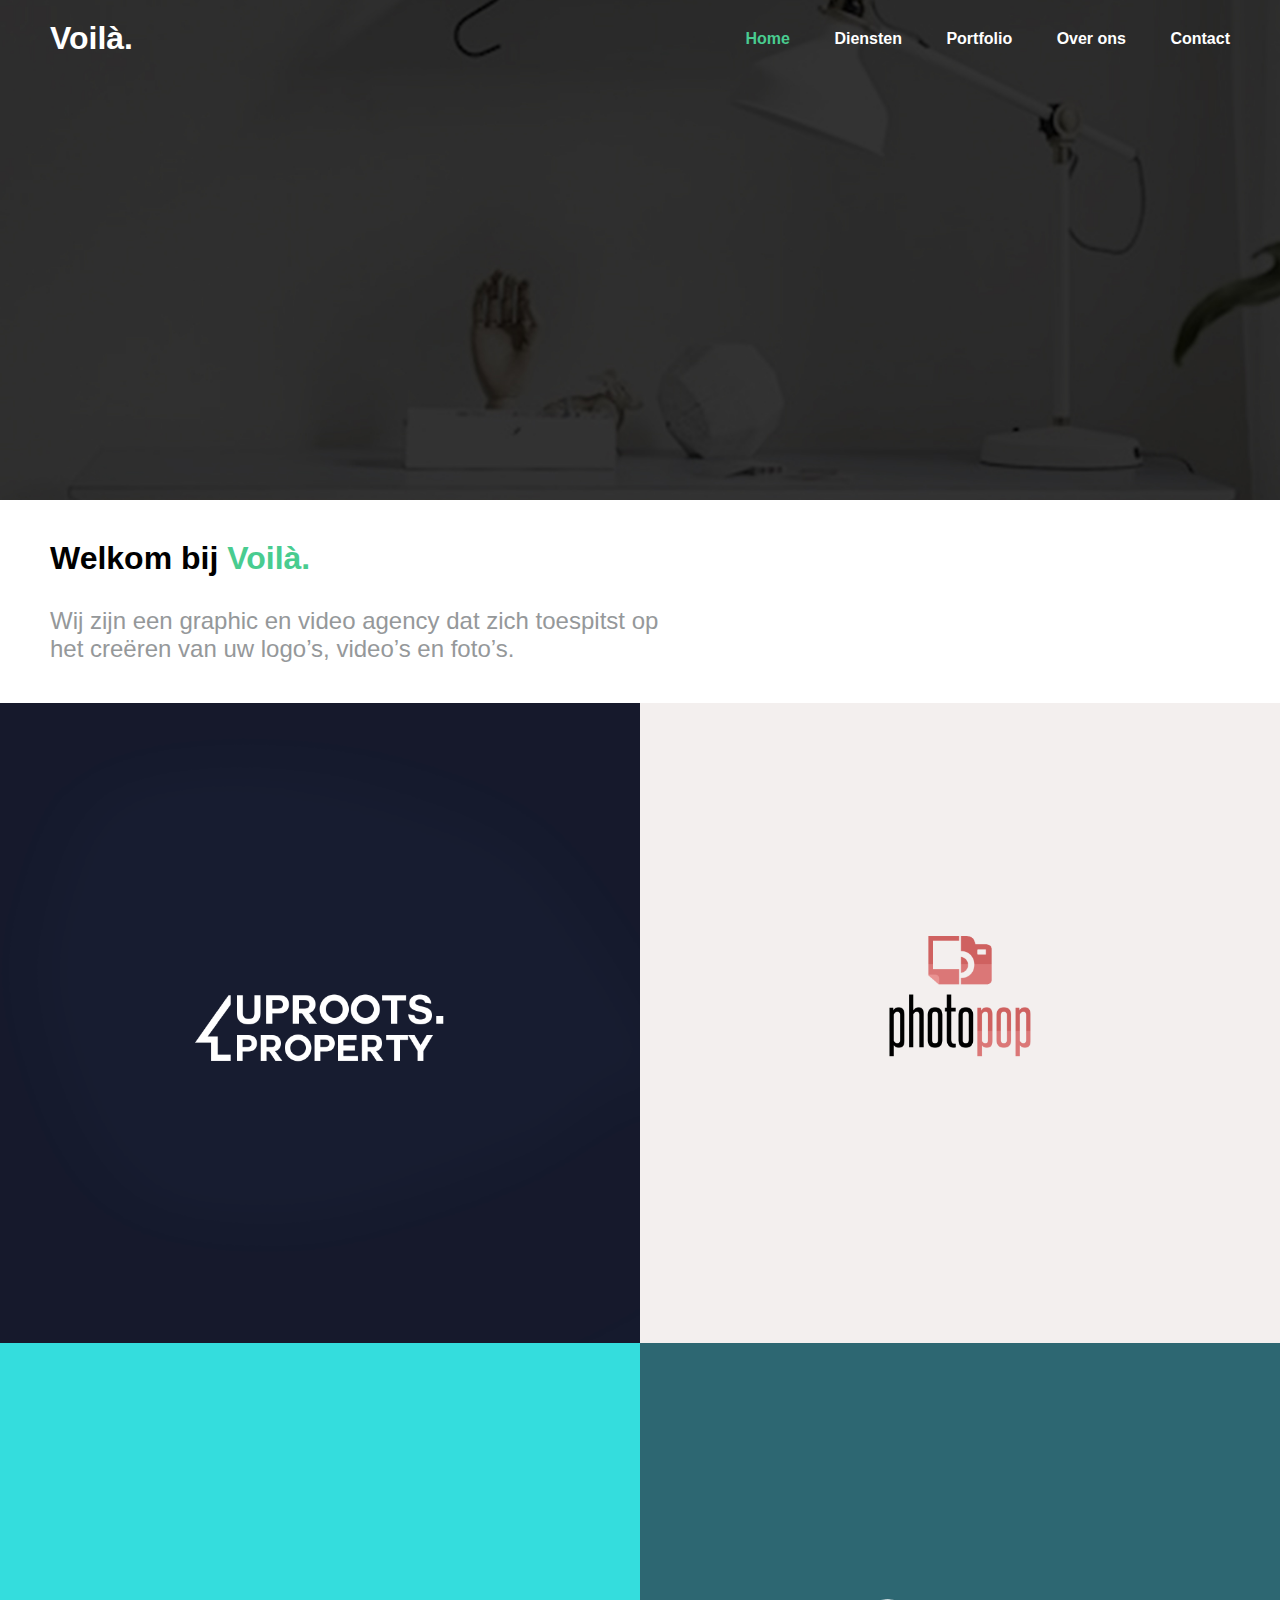
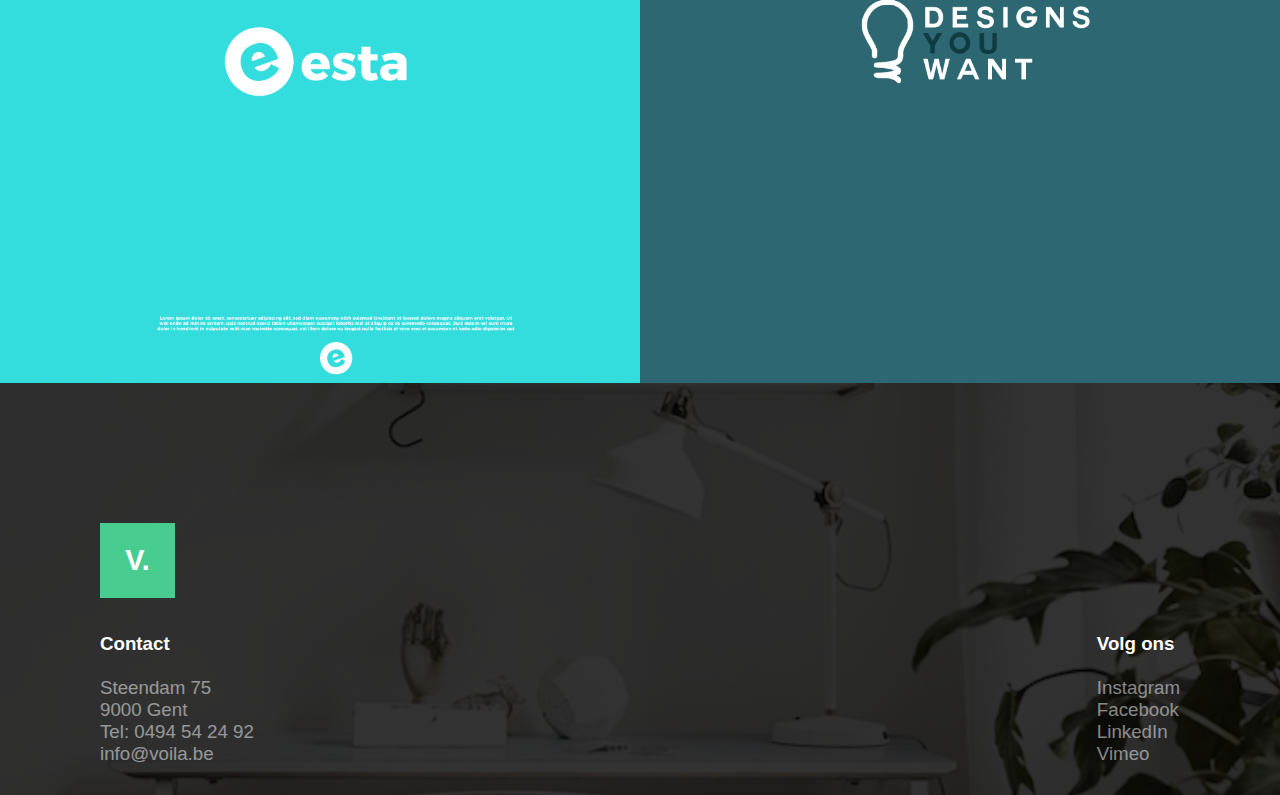
<file: index.html>
<!DOCTYPE html>
<html lang="en">
<head>
    <meta charset="UTF-8">
    <meta name="viewport" content="width=device-width, initial-scale=1.0">
    <meta http-equiv="X-UA-Compatible" content="ie=edge">
    <link rel="stylesheet" type="text/css" href="css/index.css">
    <link rel="icon" type="image/png" href="assets/favicon.png">
    <title>Home | Voilà. - Graphics & video agency</title>
</head>
<body>

<header>
      <div class="container">
        <div class="logo"><a href="index.html" alt="logo">Voilà.</a></div>
        <nav><a href="#"></a>
          <ul class="link">
            <li><a href="index.html" id="active">Home</a></li>
          </ul>
          <ul class="link">
            <li><a href="diensten.html">Diensten</a></li>
          </ul>
          <ul class="link">
            <li><a href="portfolio.html">Portfolio</a></li>
          </ul>
          <ul class="link">
            <li><a href="overons.html">Over ons</a></li>
          </ul>
          <ul class="link">
            <li><a href="contact.html">Contact</a></li>
          </ul>
        </nav>
      </div>
    </header>

<div class="text">
    <h1>Welkom bij <span class="groen">Voilà.</span></h1>
    <p>Wij zijn een graphic en video agency dat zich toespitst op 
    het creëren van uw logo’s, video’s en foto’s.</p>
</div>

<div class="g__wrapper">
  <div class="g__container">
    <div class="g__row">
      <div class="g__column g__column-1"><a href="detail.html"><img src="assets/logoitem.jpeg" class="image" alt="uproots_logo"></a>
      </div>

      <div class="g__column g__column-1"><img src="assets/attachment_74916001.jpeg" class="image" alt="photopop_logo"></div>
    </div>
  </div>
</div>
<div class="g__wrapper">
  <div class="g__container">
    <div class="g__row">
      <div class="g__column g__column-1"><img src="assets/esta.png" class="image" alt="esta_logo">
      </div>

      <div class="g__column g__column-1"><img src="assets/attachment_74886350.jpeg" class="image" alt="designs_logo"></div>
    </div>
  </div>
</div>

<div class="footer">
  <div class="kolom1">
    <h3>Contact<br><br>
    <span class="footertext" id="infotext">Steendam 75<br>
    9000 Gent<br>
    Tel: 0494 54 24 92 <br>
    info@voila.be</span></h3>
</div>

  <div class="kolom2">
    <h3>Volg ons<br><br>
    <span class="footertext"><a href="https://www.instagram.com/" class="footerlink" target="_blank">Instagram</a><br>
    <a href="https://www.facebook.com/" class="footerlink" target="_blank">Facebook</a><br>
    <a href="https://www.linkedin.com/" class="footerlink" target="_blank">LinkedIn</a><br>
    <a href="https://vimeo.com/home/discover" class="footerlink" target="_blank">Vimeo</span></a></h3>
</div>

<div class="footer_logo"><h2>V.</h2></div>

</div>




</body>
</html>
</file>
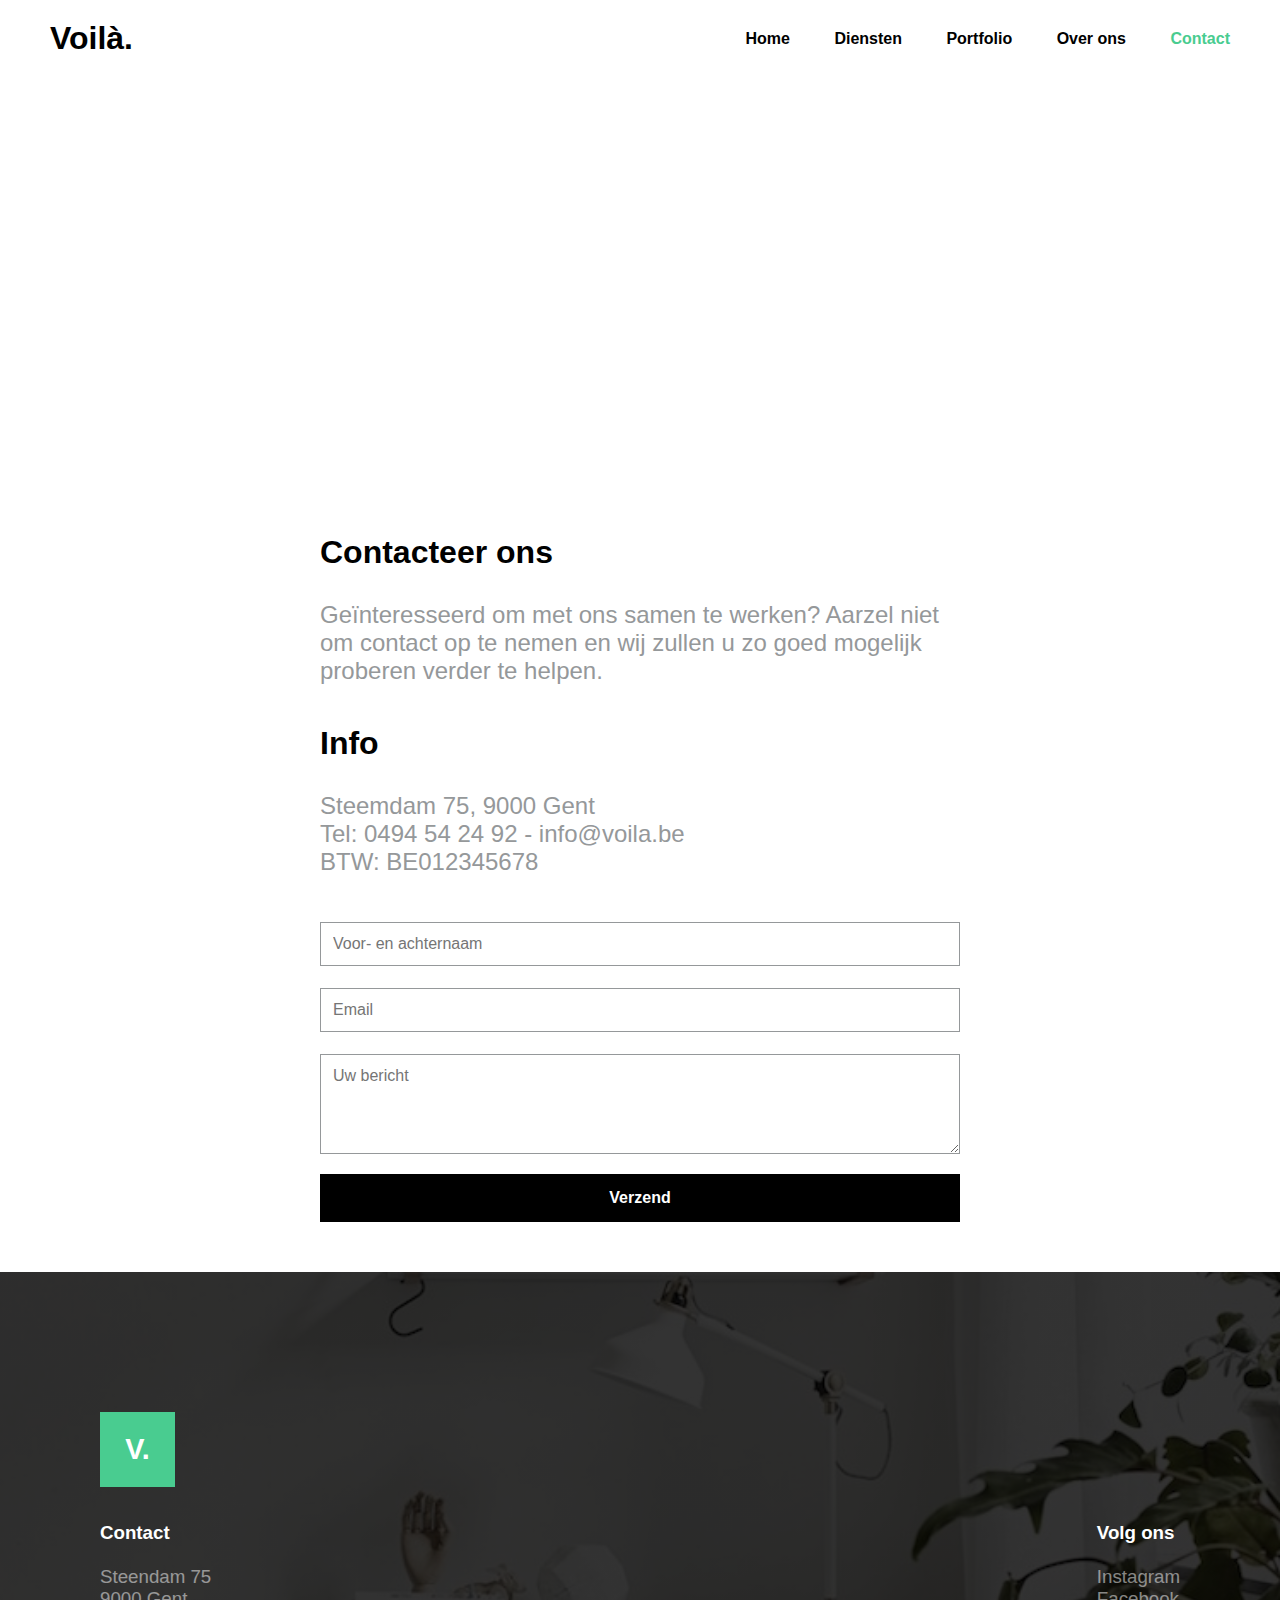
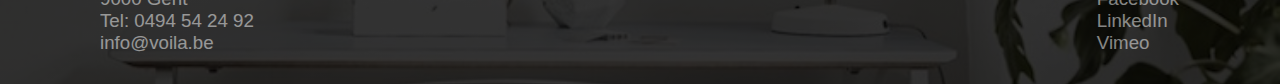
<file: contact.html>
<!DOCTYPE html>
<html lang="en">
<head>
    <meta charset="UTF-8">
    <meta name="viewport" content="width=device-width, initial-scale=1.0">
    <meta http-equiv="X-UA-Compatible" content="ie=edge">
    <link rel="stylesheet" type="text/css" href="css/style.css">
    <link rel="stylesheet" type="text/css" href="css/contact.css">
    <link rel="icon" type="image/png" href="assets/favicon.png">
    <title>Contact | Voilà. - Graphics & video agency</title>
</head>
<body>

<header>
      <div class="container">
        <div class="logo"><a href="index.html">Voilà.</a></div>
        <nav><a href="#"></a>
          <ul class="link">
            <li><a href="index.html">Home</a></li>
          </ul>
          <ul class="link">
            <li><a href="diensten.html">Diensten</a></li>
          </ul>
          <ul class="link">
            <li><a href="portfolio.html">Portfolio</a></li>
          </ul>
          <ul class="link">
            <li><a href="overons.html">Over ons</a></li>
          </ul>
          <ul class="link">
            <li><a href="contact.html" id="active">Contact</a></li>
          </ul>
        </nav>
      </div>
    </header>

    <iframe onClick="style.pointerEvents='none'" class="maps" src="https://www.google.com/maps/embed?pb=!1m18!1m12!1m3!1d2507.779145761543!2d3.7290813155792497!3d51.057165679563674!2m3!1f0!2f0!3f0!3m2!1i1024!2i768!4f13.1!3m3!1m2!1s0x47c37149d65de503%3A0x5229cb16ca586eab!2sSteendam+75%2C+9000+Gent!5e0!3m2!1snl!2sbe!4v1491244069412" frameborder="0" style="border:0" allowfullscreen></iframe>

    <div class="titelkolom">
    <h1>Contacteer ons</h1>
    </div>
        <div class="text">
    <p>Geïnteresseerd om met ons samen te werken? 
      Aarzel niet om contact op te nemen en wij zullen u zo goed mogelijk proberen verder te helpen.</p></div>
          <div class="titelkolom">
    <h1>Info</h1>
    </div>
      <div class="text">
        <p>Steemdam 75, 9000 Gent<br>Tel: 0494 54 24 92 - info@voila.be<br>BTW: BE012345678</p>
        </div>

<div class="contact">
  <form action="contact_action.html">

    <input type="text" placeholder="Voor- en achternaam">

    <input type="text" placeholder="Email">

    <textarea id="subject" name="subject" placeholder="Uw bericht" style="height:100px"></textarea>

    <input type="submit" value="Verzend">
  </form>
</div>

<div class="footer">
  <div class="kolom1">
    <h3>Contact<br><br>
    <span class="footertext" id="infotext">Steendam 75<br>
    9000 Gent<br>
    Tel: 0494 54 24 92 <br>
    info@voila.be</span></h3>
</div>

  <div class="kolom2">
    <h3>Volg ons<br><br>
    <span class="footertext"><a href="https://www.instagram.com/" class="footerlink" target="_blank">Instagram</a><br>
    <a href="https://www.facebook.com/" class="footerlink" target="_blank">Facebook</a><br>
    <a href="https://www.linkedin.com/" class="footerlink" target="_blank">LinkedIn</a><br>
    <a href="https://vimeo.com/home/discover" class="footerlink" target="_blank">Vimeo</span></a></h3>
</div>

<div class="footer_logo"><h2>V.</h2></div>

</div>


</body>
</html>
</file>
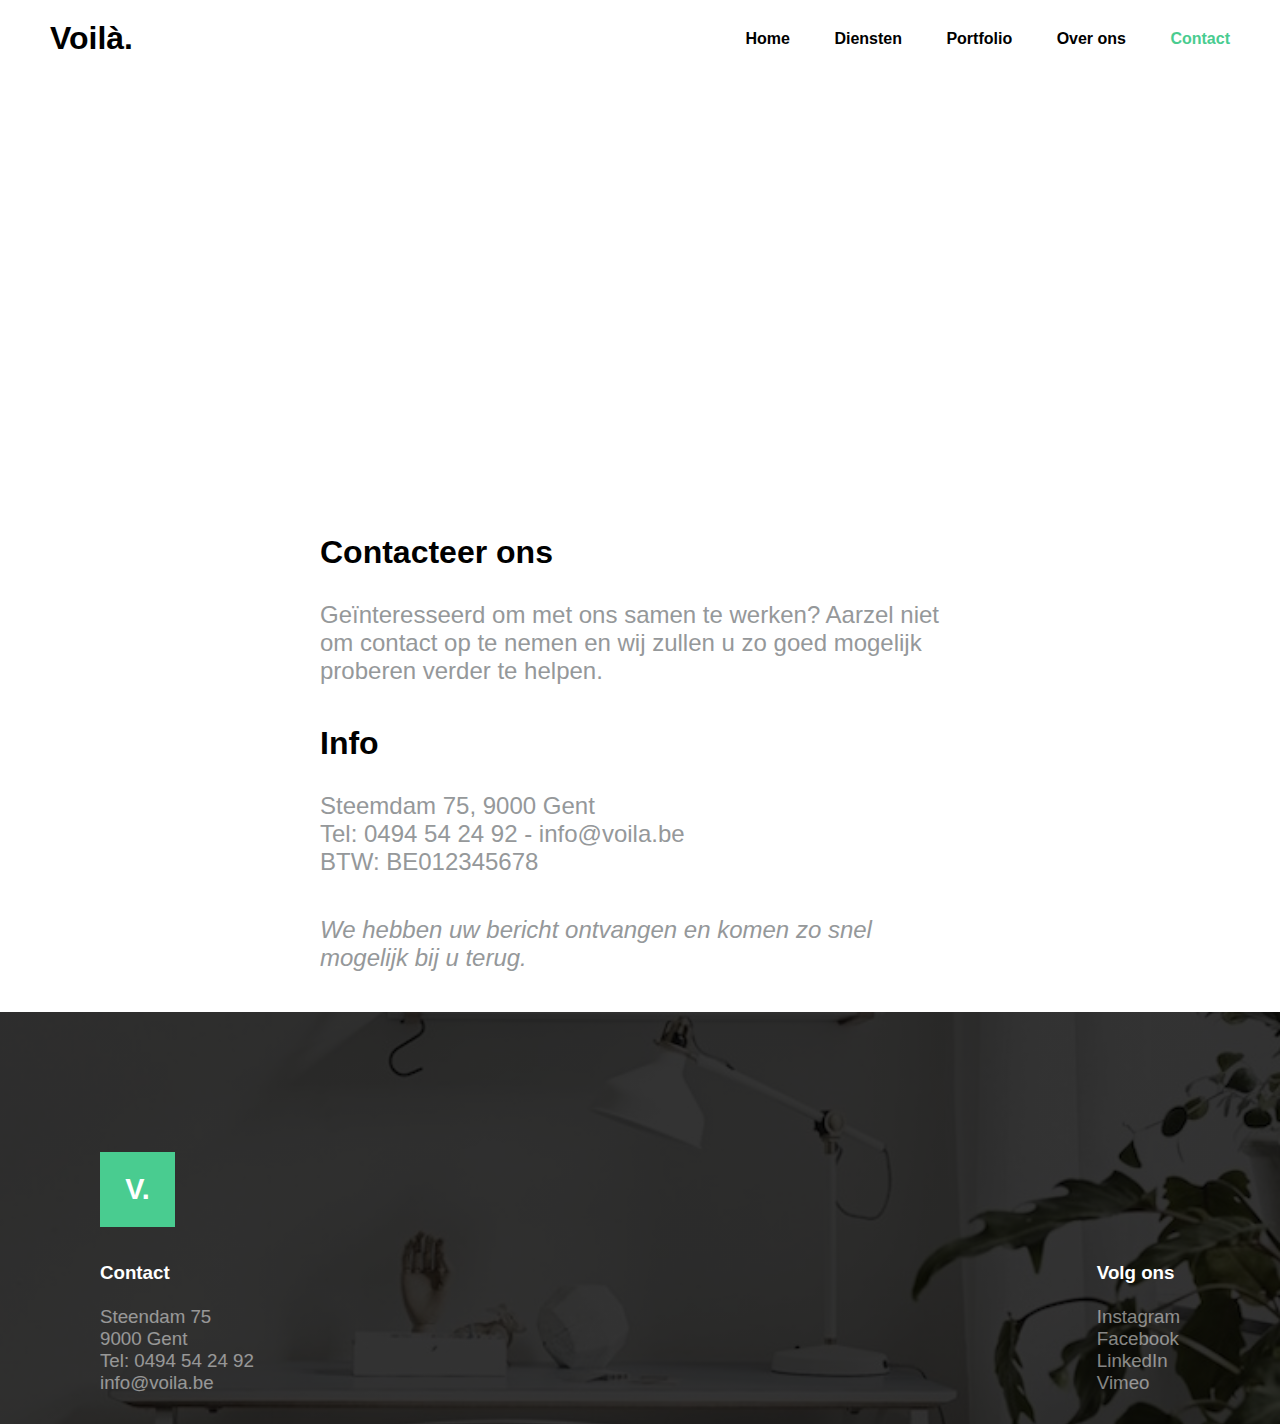
<file: contact_action.html>
<!DOCTYPE html>
<html lang="en">
<head>
    <meta charset="UTF-8">
    <meta name="viewport" content="width=device-width, initial-scale=1.0">
    <meta http-equiv="X-UA-Compatible" content="ie=edge">
    <link rel="stylesheet" type="text/css" href="css/style.css">
    <link rel="stylesheet" type="text/css" href="css/contact.css">
    <link rel="icon" type="image/png" href="assets/favicon.png">
    <title>Contact | Voilà. - Graphics & video agency</title>
</head>
<body>

<header>
      <div class="container">
        <div class="logo"><a href="index.html">Voilà.</a></div>
        <nav><a href="#"></a>
          <ul class="link">
            <li><a href="index.html">Home</a></li>
          </ul>
          <ul class="link">
            <li><a href="diensten.html">Diensten</a></li>
          </ul>
          <ul class="link">
            <li><a href="portfolio.html">Portfolio</a></li>
          </ul>
          <ul class="link">
            <li><a href="overons.html">Over ons</a></li>
          </ul>
          <ul class="link">
            <li><a href="contact.html" id="active">Contact</a></li>
          </ul>
        </nav>
      </div>
    </header>

    <iframe onClick="style.pointerEvents='none'" class="maps" src="https://www.google.com/maps/embed?pb=!1m18!1m12!1m3!1d2507.779145761543!2d3.7290813155792497!3d51.057165679563674!2m3!1f0!2f0!3f0!3m2!1i1024!2i768!4f13.1!3m3!1m2!1s0x47c37149d65de503%3A0x5229cb16ca586eab!2sSteendam+75%2C+9000+Gent!5e0!3m2!1snl!2sbe!4v1491244069412" frameborder="0" style="border:0" allowfullscreen></iframe>

    <div class="titelkolom">
    <h1>Contacteer ons</h1>
    </div>
        <div class="text">
    <p>Geïnteresseerd om met ons samen te werken? 
      Aarzel niet om contact op te nemen en wij zullen u zo goed mogelijk proberen verder te helpen.</p></div>
          <div class="titelkolom">
    <h1>Info</h1>
    </div>
      <div class="text">
        <p>Steemdam 75, 9000 Gent<br>Tel: 0494 54 24 92 - info@voila.be<br>BTW: BE012345678</p>
        <p><i>We hebben uw bericht ontvangen en komen zo snel mogelijk bij u terug.</i></p>
        </div>

<div class="footer">
  <div class="kolom1">
    <h3>Contact<br><br>
    <span class="footertext" id="infotext">Steendam 75<br>
    9000 Gent<br>
    Tel: 0494 54 24 92 <br>
    info@voila.be</span></h3>
</div>

  <div class="kolom2">
    <h3>Volg ons<br><br>
    <span class="footertext"><a href="https://www.instagram.com/" class="footerlink" target="_blank">Instagram</a><br>
    <a href="https://www.facebook.com/" class="footerlink" target="_blank">Facebook</a><br>
    <a href="https://www.linkedin.com/" class="footerlink" target="_blank">LinkedIn</a><br>
    <a href="https://vimeo.com/home/discover" class="footerlink" target="_blank">Vimeo</span></a></h3>
</div>

<div class="footer_logo"><h2>V.</h2></div>

</div>


</body>
</html>
</file>
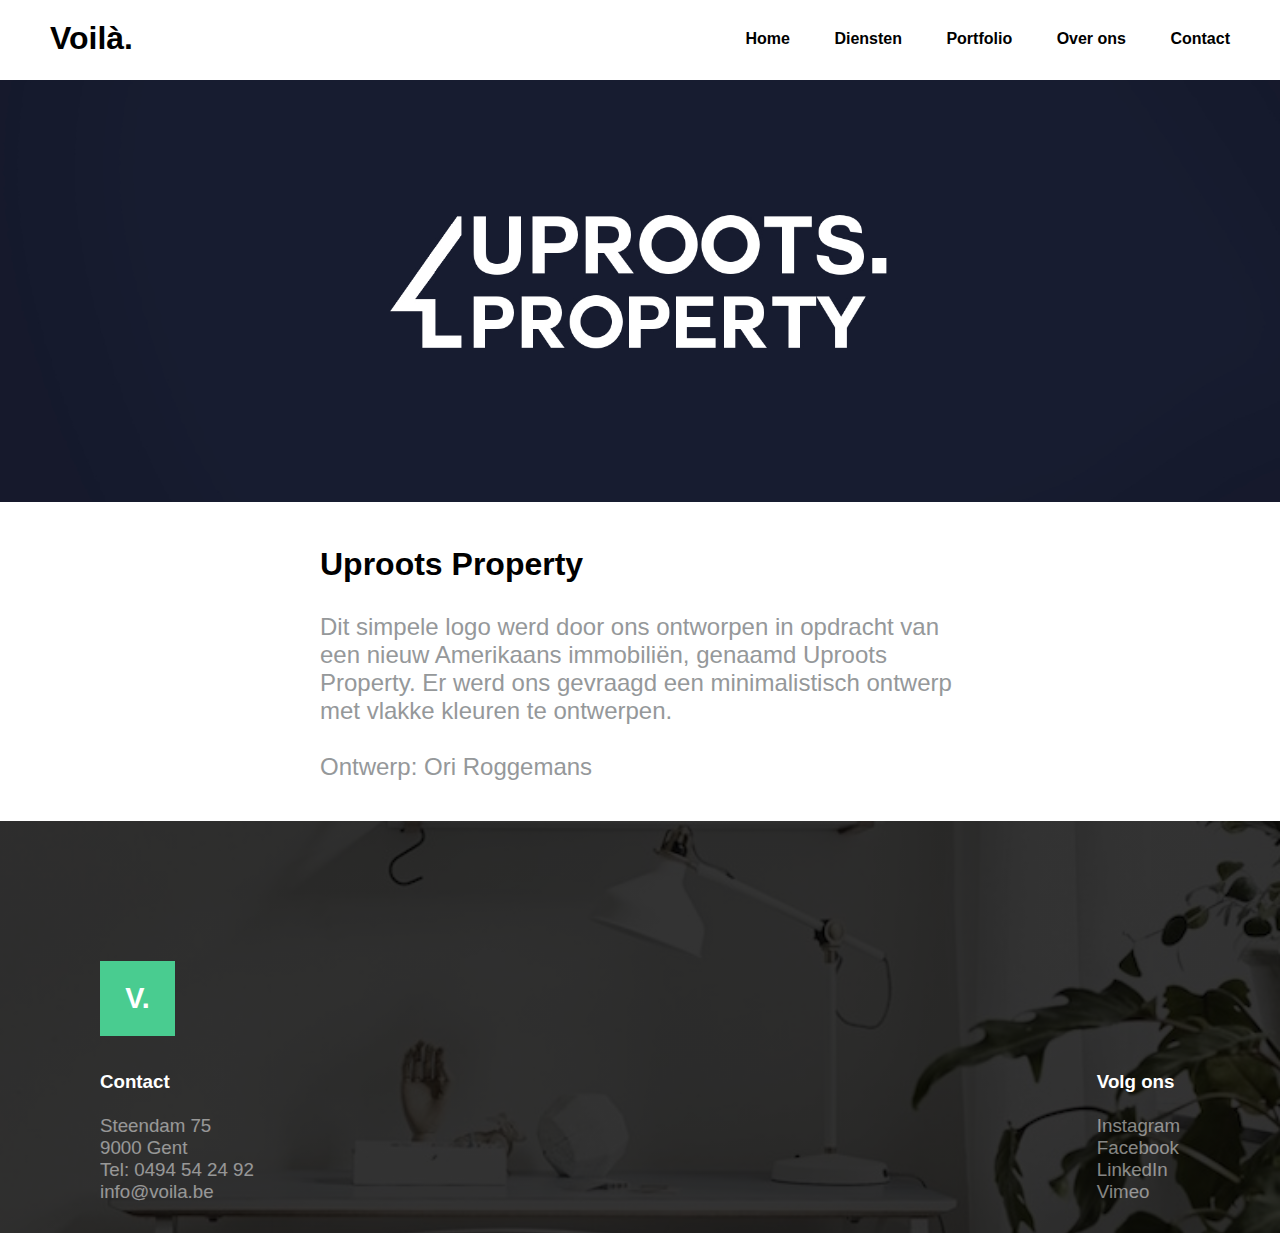
<file: detail.html>
<!DOCTYPE html>
<html lang="en">
<head>
    <meta charset="UTF-8">
    <meta name="viewport" content="width=device-width, initial-scale=1.0">
    <meta http-equiv="X-UA-Compatible" content="ie=edge">
    <link rel="stylesheet" type="text/css" href="css/style.css">
    <link rel="stylesheet" type="text/css" href="css/contact.css">
    <link rel="icon" type="image/png" href="assets/favicon.png">
    <title>Detail | Voilà. - Graphics & video agency</title>
</head>
<body>

<header>
      <div class="container">
        <div class="logo"><a href="index.html">Voilà.</a></div>
        <nav><a href="#"></a>
          <ul class="link">
            <li><a href="index.html">Home</a></li>
          </ul>
          <ul class="link">
            <li><a href="diensten.html">Diensten</a></li>
          </ul>
          <ul class="link">
            <li><a href="portfolio.html">Portfolio</a></li>
          </ul>
          <ul class="link">
            <li><a href="overons.html">Over ons</a></li>
          </ul>
          <ul class="link">
            <li><a href="contact.html">Contact</a></li>
          </ul>
        </nav>
      </div>
    </header>

    <img src="assets/logoitemdetail.png" alt="uproots_logo">

<div class="text">
    <h1>Uproots Property</h1>
    <p>Dit simpele logo werd door ons ontworpen in opdracht van een nieuw Amerikaans immobiliën, genaamd Uproots Property. Er werd ons gevraagd een minimalistisch ontwerp met vlakke kleuren te ontwerpen.<br>
    <br>Ontwerp: <strong>Ori Roggemans</strong></p>
</div>


<div class="footer">
  <div class="kolom1">
    <h3>Contact<br><br>
    <span class="footertext" id="infotext">Steendam 75<br>
    9000 Gent<br>
    Tel: 0494 54 24 92 <br>
    info@voila.be</span></h3>
</div>

  <div class="kolom2">
    <h3>Volg ons<br><br>
    <span class="footertext"><a href="https://www.instagram.com/" class="footerlink" target="_blank">Instagram</a><br>
    <a href="https://www.facebook.com/" class="footerlink" target="_blank">Facebook</a><br>
    <a href="https://www.linkedin.com/" class="footerlink" target="_blank">LinkedIn</a><br>
    <a href="https://vimeo.com/home/discover" class="footerlink" target="_blank">Vimeo</span></a></h3>
</div>

<div class="footer_logo"><h2>V.</h2></div>

</div>


</body>
</html>
</file>
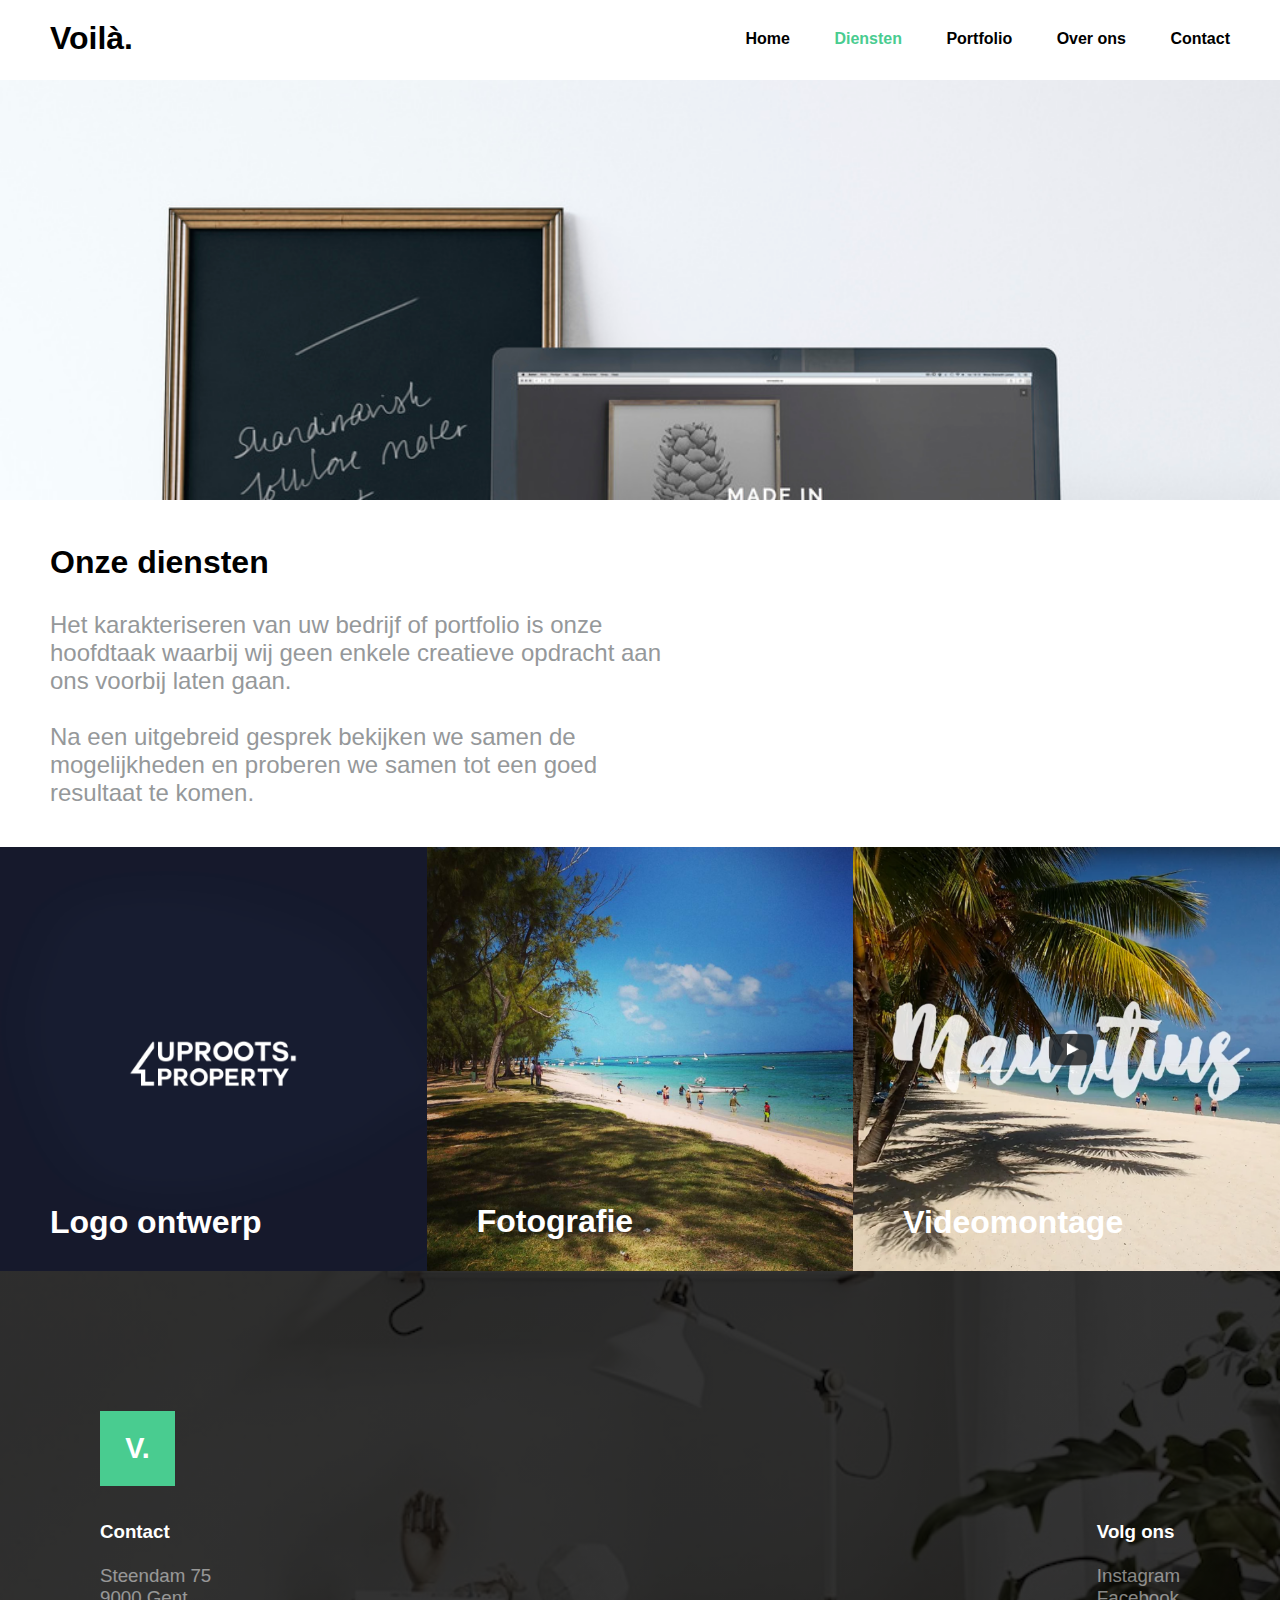
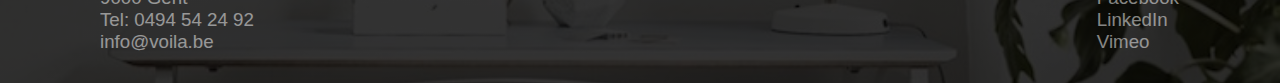
<file: diensten.html>
<!DOCTYPE html>
<html lang="en">
<head>
    <meta charset="UTF-8">
    <meta name="viewport" content="width=device-width, initial-scale=1.0">
    <meta http-equiv="X-UA-Compatible" content="ie=edge">
    <link rel="stylesheet" type="text/css" href="css/style.css">
    <link rel="icon" type="image/png" href="assets/favicon.png">
    <title>Diensten | Voilà. - Graphics & video agency</title>
</head>
<body>

<header>
      <div class="container">
        <div class="logo"><a href="index.html">Voilà.</a></div>
        <nav><a href="#"></a>
          <ul class="link">
            <li><a href="index.html">Home</a></li>
          </ul>
          <ul class="link">
            <li><a href="diensten.html" id="active">Diensten</a></li>
          </ul>
          <ul class="link">
            <li><a href="portfolio.html">Portfolio</a></li>
          </ul>
          <ul class="link">
            <li><a href="overons.html">Over ons</a></li>
          </ul>
          <ul class="link">
            <li><a href="contact.html">Contact</a></li>
          </ul>
        </nav>
      </div>
    </header>

    <img src="assets/banner1.png" alt="banner">

<div class="text">
    <h1>Onze diensten</h1>
    <p>Het karakteriseren van uw bedrijf of portfolio is onze hoofdtaak waarbij 
        wij geen enkele creatieve opdracht aan ons voorbij laten gaan. <br><br>Na een uitgebreid gesprek bekijken we samen de mogelijkheden en proberen we samen tot een goed resultaat te komen.</p>
</div>

<div class="g__wrapper">
  <div class="g__container">
    <div class="g__row">
      <div class="g__column g__column-1">
        <img src="assets/logoitem.jpeg" class="image" alt="dienst_logo_ontwerp">
        <h1 class="g_content">Logo ontwerp</h1>
      </div>

      <div class="g__column g__column-1">
        <img src="assets/foto1.png" alt="dienst" class="image" alt="dienst_fotografie">
        <h1 class="g_content2">Fotografie</h1>
        </div>

      <div class="g__column g__column-1">
        <img src="assets/video.png" alt="dienst" class="image" alt="dienst_videomontage">
        <h1 class="g_content2">Videomontage</h1>
        </div>
 
    </div>
  </div>
</div>

<div class="footer">
  <div class="kolom1">
    <h3>Contact<br><br>
    <span class="footertext" id="infotext">Steendam 75<br>
    9000 Gent<br>
    Tel: 0494 54 24 92 <br>
    info@voila.be</span></h3>
</div>

  <div class="kolom2">
    <h3>Volg ons<br><br>
    <span class="footertext"><a href="https://www.instagram.com/" class="footerlink" target="_blank">Instagram</a><br>
    <a href="https://www.facebook.com/" class="footerlink" target="_blank">Facebook</a><br>
    <a href="https://www.linkedin.com/" class="footerlink" target="_blank">LinkedIn</a><br>
    <a href="https://vimeo.com/home/discover" class="footerlink" target="_blank">Vimeo</span></a></h3>
</div>

<div class="footer_logo"><h2>V.</h2></div>

</div>

</body>
</html>
</file>
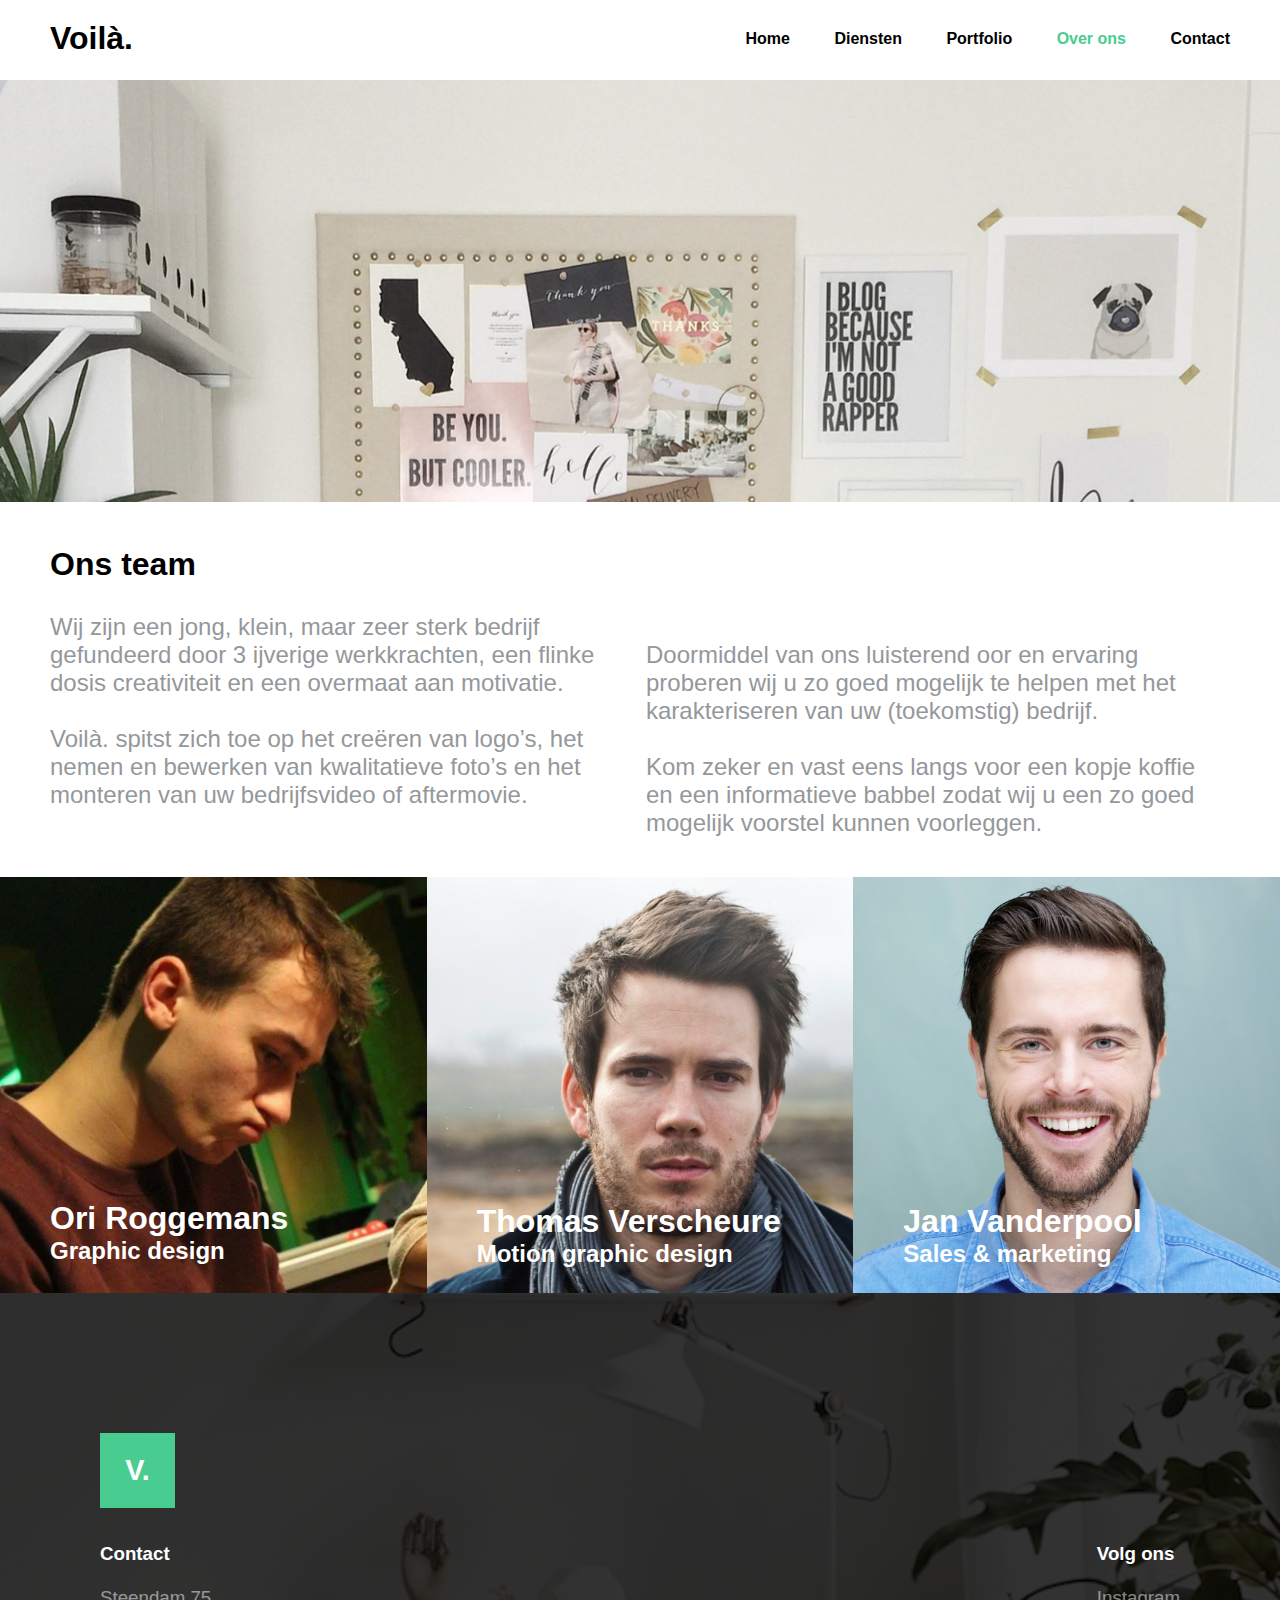
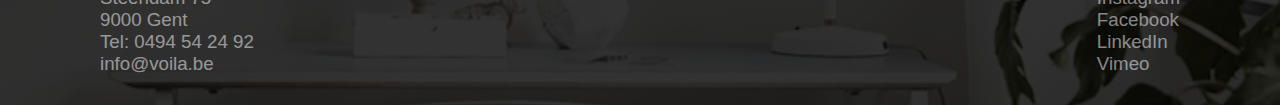
<file: overons.html>
<!DOCTYPE html>
<html lang="en">
<head>
    <meta charset="UTF-8">
    <meta name="viewport" content="width=device-width, initial-scale=1.0">
    <meta http-equiv="X-UA-Compatible" content="ie=edge">
    <link rel="stylesheet" type="text/css" href="css/style.css">
    <link rel="icon" type="image/png" href="assets/favicon.png">
    <title>Over ons | Voilà. - Graphics & video agency</title>
</head>
<body>

<header>
      <div class="container">
        <div class="logo"><a href="index.html">Voilà.</a></div>
        <nav><a href="#"></a>
          <ul class="link">
            <li><a href="index.html">Home</a></li>
          </ul>
          <ul class="link">
            <li><a href="diensten.html">Diensten</a></li>
          </ul>
          <ul class="link">
            <li><a href="portfolio.html">Portfolio</a></li>
          </ul>
          <ul class="link">
            <li><a href="overons.html" id="active">Over ons</a></li>
          </ul>
          <ul class="link">
            <li><a href="contact.html">Contact</a></li>
          </ul>
        </nav>
      </div>
    </header>

    <img src="assets/banner2.png" alt="banner">

    <div class="titelkolom">
    <h1>Ons team</h1>
    </div>
    <div class="textkolom">
    <p>Wij zijn een jong, klein, maar zeer sterk bedrijf gefundeerd door 3 ijverige werkkrachten, 
        een flinke dosis creativiteit en een overmaat aan motivatie. 
        <br><br>Voilà. spitst zich toe op het creëren van logo’s, 
        het nemen en bewerken van kwalitatieve foto’s en het monteren van uw bedrijfsvideo of aftermovie.
        <br><br><br>Doormiddel van ons luisterend oor en ervaring proberen wij u zo goed mogelijk te helpen met het 
        karakteriseren van uw (toekomstig) bedrijf. 
        <br><br>Kom zeker en vast eens langs voor een kopje koffie en een 
        informatieve babbel zodat wij u een zo goed mogelijk voorstel kunnen voorleggen.</p>
        </div>

<div class="g__wrapper">
  <div class="g__container">
    <div class="g__row">
      <div class="g__column g__column-1">
        <img src="assets/fotoik.jpg" alt="persoon_ori" class="image">
        <h1 class="g_contenttitel">Ori Roggemans</h1>
        <h2 class="g_contenttext">Graphic design</h2>
      </div>

      <div class="g__column g__column-1">
        <img src="assets/fotoman.png" alt="persoon_thomas" class="image">
        <h1 class="g_contenttitel2">Thomas Verscheure</h1>
        <h2 class="g_contenttext2">Motion graphic design</h2>
        </div>

      <div class="g__column g__column-1">
        <img src="assets/fotoman2.png" alt="persoon_jan" class="image">
        <h1 class="g_contenttitel2">Jan Vanderpool</h1>
        <h2 class="g_contenttext2">Sales & marketing</h2>
        </div>
 
    </div>
  </div>
</div>

<div class="footer">
  <div class="kolom1">
    <h3>Contact<br><br>
    <span class="footertext" id="infotext">Steendam 75<br>
    9000 Gent<br>
    Tel: 0494 54 24 92 <br>
    info@voila.be</span></h3>
</div>

  <div class="kolom2">
    <h3>Volg ons<br><br>
    <span class="footertext"><a href="https://www.instagram.com/" class="footerlink" target="_blank">Instagram</a><br>
    <a href="https://www.facebook.com/" class="footerlink" target="_blank">Facebook</a><br>
    <a href="https://www.linkedin.com/" class="footerlink" target="_blank">LinkedIn</a><br>
    <a href="https://vimeo.com/home/discover" class="footerlink" target="_blank">Vimeo</span></a></h3>
</div>

<div class="footer_logo"><h2>V.</h2></div>

</div>


</body>
</html>
</file>
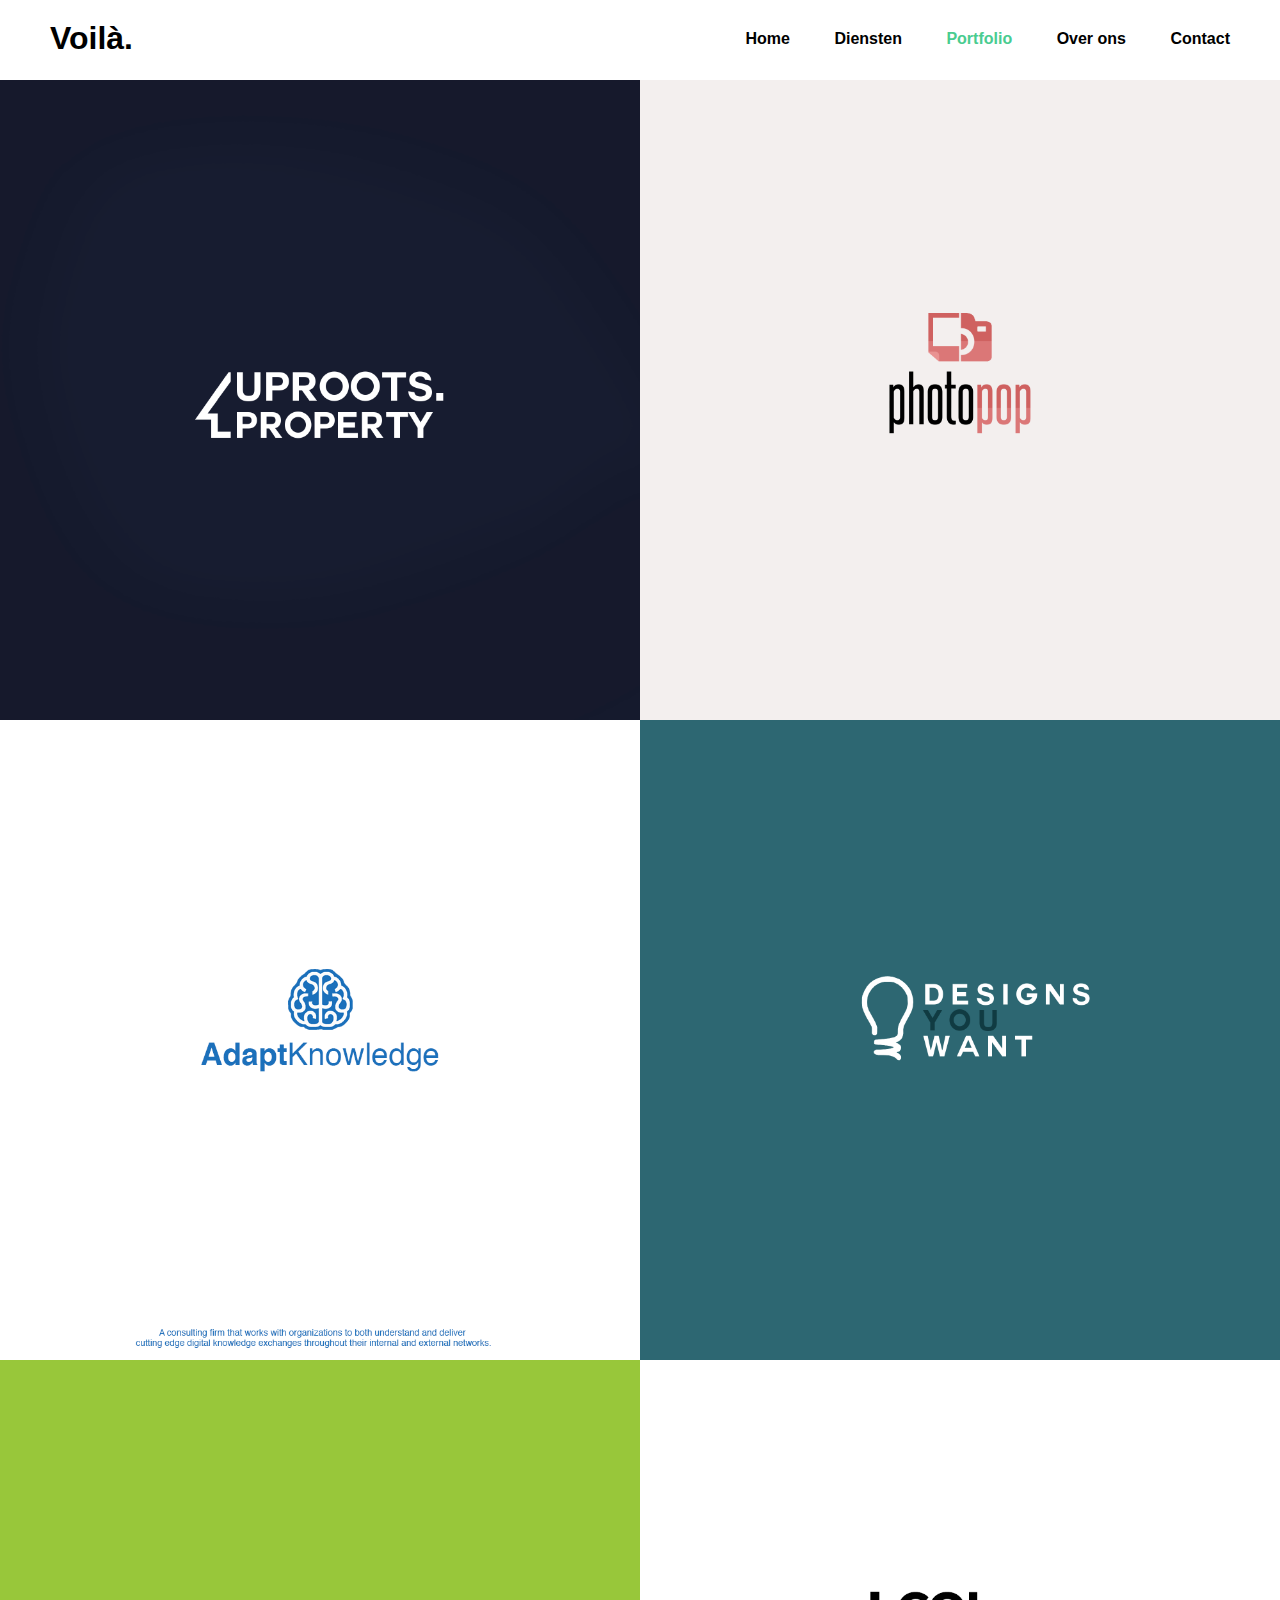
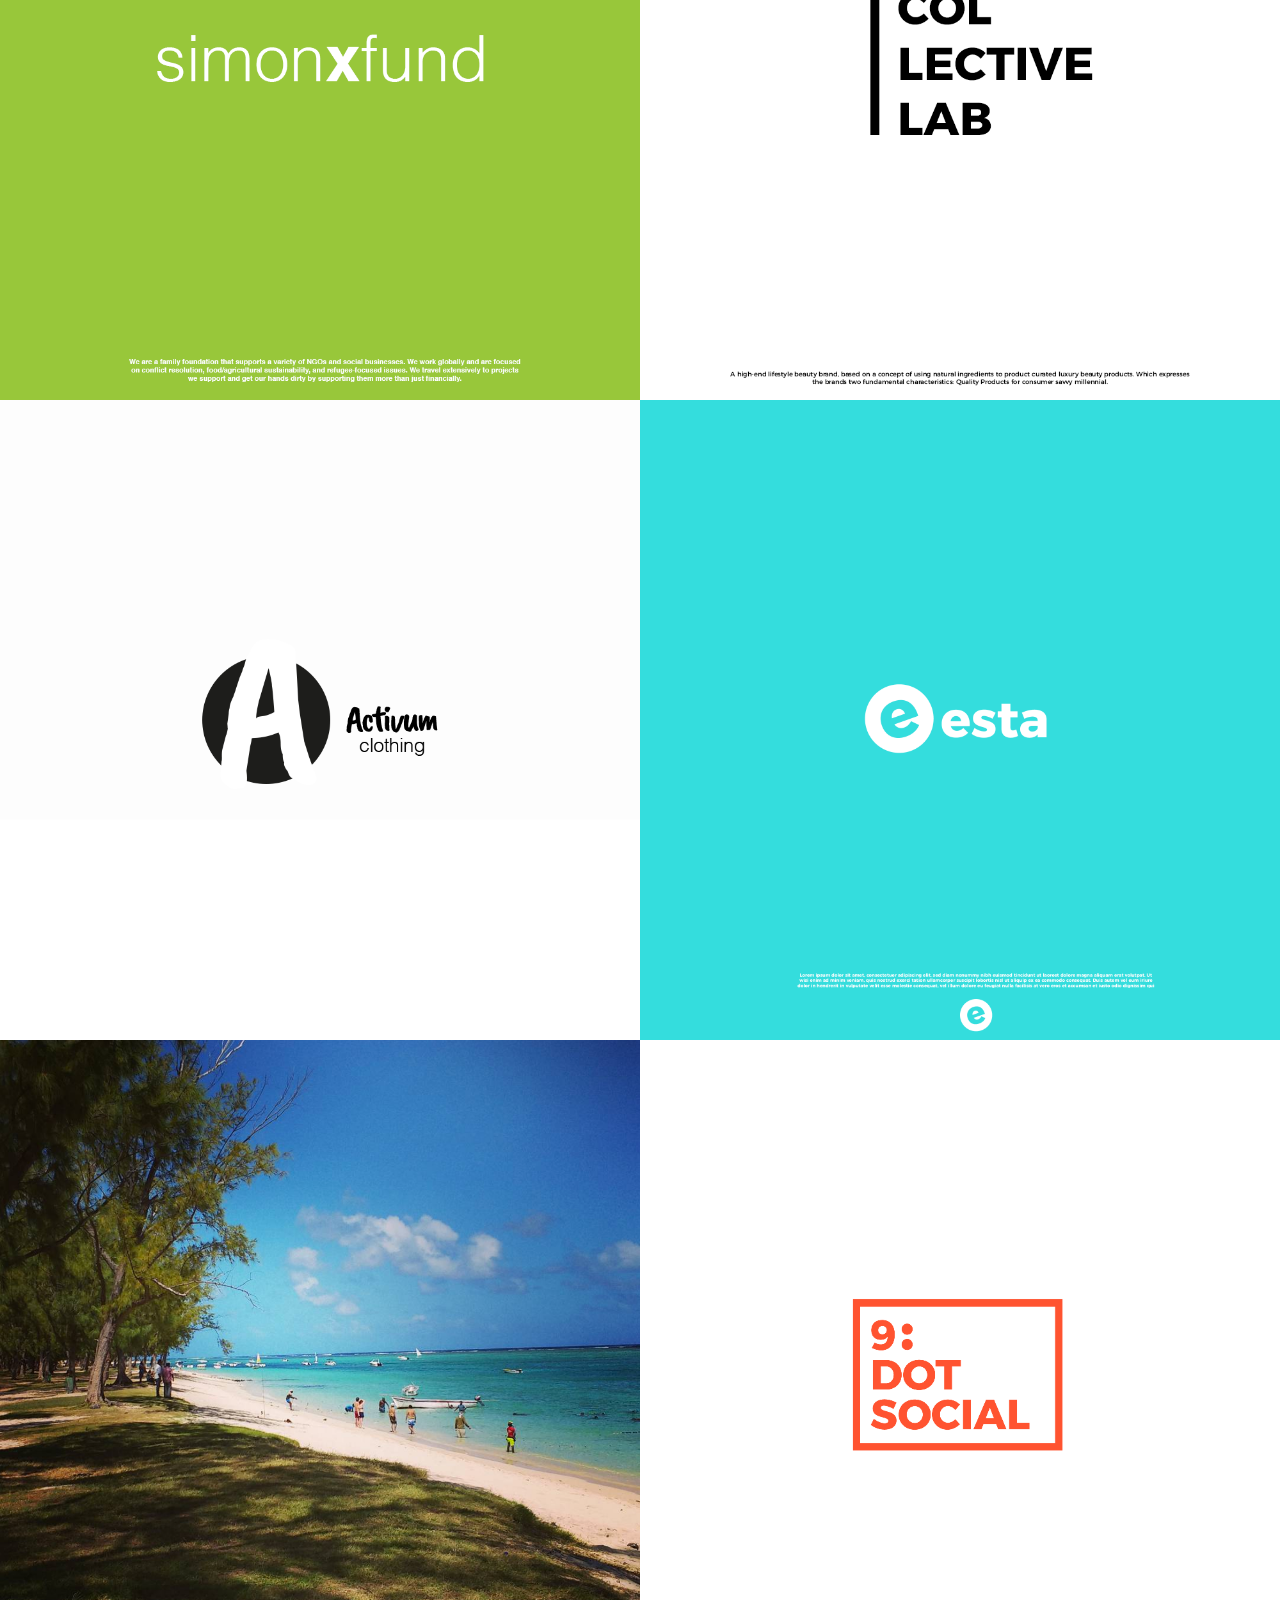
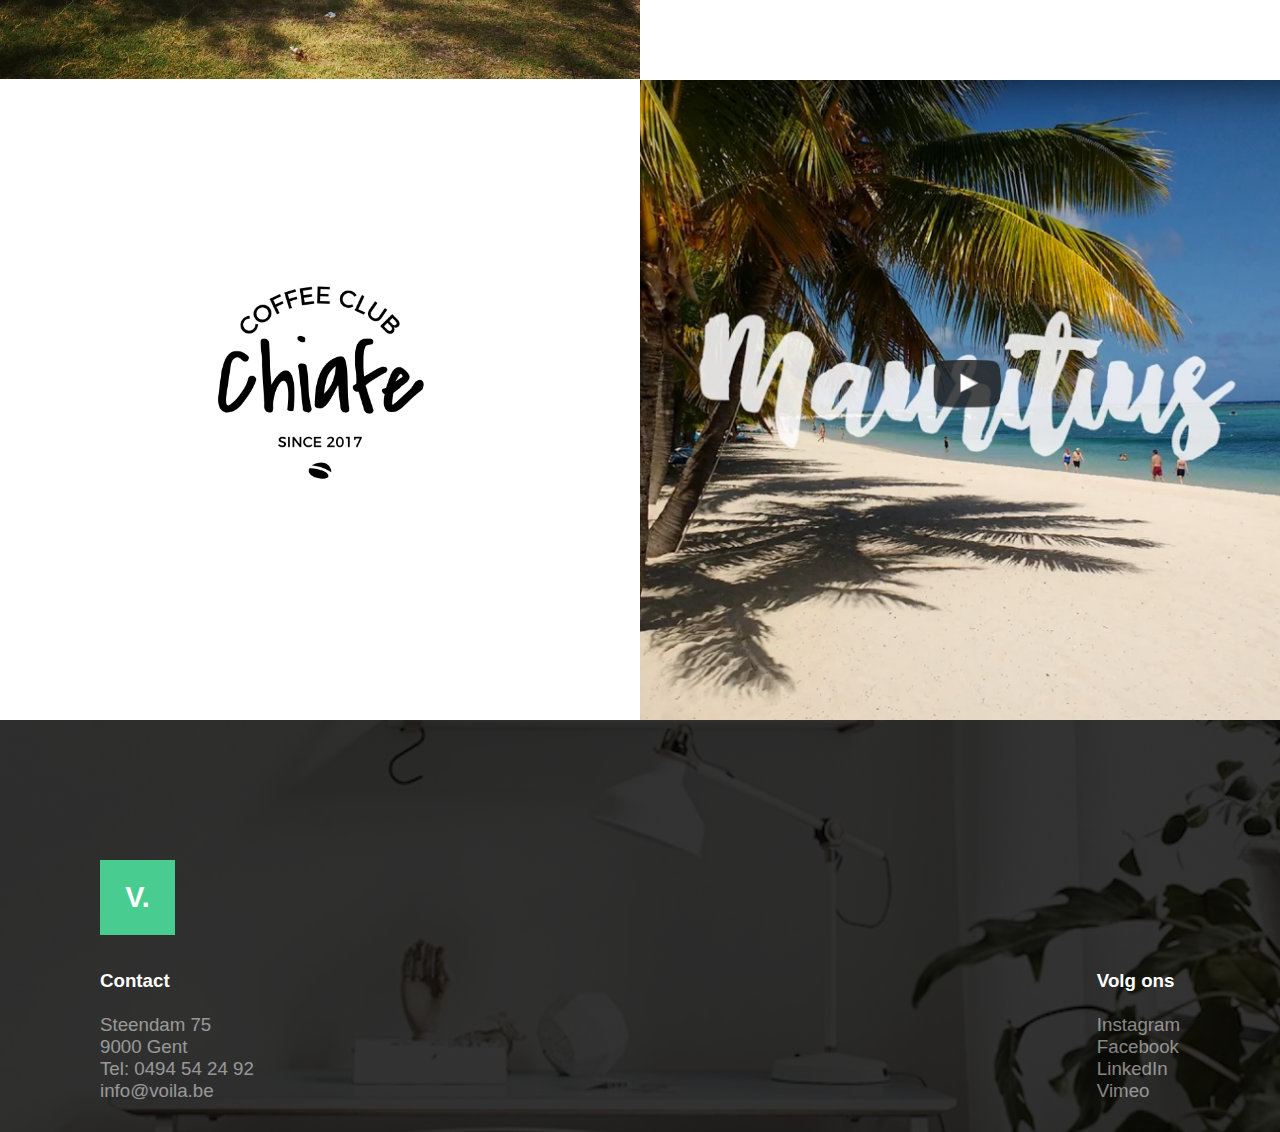
<file: portfolio.html>
<!DOCTYPE html>
<html lang="en">
<head>
    <meta charset="UTF-8">
    <meta name="viewport" content="width=device-width, initial-scale=1.0">
    <meta http-equiv="X-UA-Compatible" content="ie=edge">
    <link rel="stylesheet" type="text/css" href="css/style.css">
    <link rel="icon" type="image/png" href="assets/favicon.png">
    <title>Portfolio | Voilà. - Graphics & video agency</title>
</head>
<body>

<header>
      <div class="container">
        <div class="logo"><a href="index.html" alt="logo">Voilà.</a></div>
        <nav><a href="#"></a>
          <ul class="link">
            <li><a href="index.html">Home</a></li>
          </ul>
          <ul class="link">
            <li><a href="diensten.html">Diensten</a></li>
          </ul>
          <ul class="link">
            <li><a href="portfolio.html" id="active">Portfolio</a></li>
          </ul>
          <ul class="link">
            <li><a href="overons.html">Over ons</a></li>
          </ul>
          <ul class="link">
            <li><a href="contact.html">Contact</a></li>
          </ul>
        </nav>
      </div>
    </header>

<div class="g__wrapper">
  <div class="g__container">
    <div class="g__row">
      <div class="g__column g__column-3"><a href="detail.html"><img src="assets/logoitem.jpeg" class="image" alt="uproots_logo"></a>
      </div>

      <div class="g__column g__column-3"><img src="assets/attachment_74916001.jpeg" class="image" alt="photopop_logo"></div>
    </div>
  </div>
</div>
<div class="g__wrapper">
  <div class="g__container">
    <div class="g__row">
      <div class="g__column g__column-3"><img src="assets/adaptknowledge.png" class="image" alt="adaptknowledge_logo">
      </div>

      <div class="g__column g__column-3"><img src="assets/attachment_74886350.jpeg" class="image" alt="designs_logo"></div>
    </div>
  </div>
</div>

<div class="g__wrapper">
  <div class="g__container">
    <div class="g__row">
      <div class="g__column g__column-3"><img src="assets/simon.png" class="image" alt="simonxfund_logo">
      </div>

      <div class="g__column g__column-3"><img src="assets/collective.png" class="image" alt="collective_logo"></div>
    </div>
  </div>
</div>
<div class="g__wrapper">
  <div class="g__container">
    <div class="g__row">
      <div class="g__column g__column-3"><img src="assets/activum.png" class="image" alt="activum_logo">
      </div>

      <div class="g__column g__column-3"><img src="assets/esta.png" class="image" alt="esta_logo"></div>
    </div>
  </div>
</div>

<div class="g__wrapper">
  <div class="g__container">
    <div class="g__row">
      <div class="g__column g__column-3"><img src="assets/foto1.png" class="image" alt="fotografie_foto1">
      </div>

      <div class="g__column g__column-3"><img src="assets/dotsocial.png" class="image" alt="dotsocial_logo"></div>
    </div>
  </div>
</div>
<div class="g__wrapper">
  <div class="g__container">
    <div class="g__row">
      <div class="g__column g__column-3"><img src="assets/chiafe.png" class="image" alt="chiafe_logo">
      </div>

      <div class="g__column g__column-3"><a href="https://www.youtube.com/watch?v=Xia3ccXbQDA" target="_blank"><img src="assets/video.png" class="image" alt="videomontage_video1"></a></div>
    </div>
  </div>
</div>

<div class="footer">
  <div class="kolom1">
    <h3>Contact<br><br>
    <span class="footertext" id="infotext">Steendam 75<br>
    9000 Gent<br>
    Tel: 0494 54 24 92 <br>
    info@voila.be</span></h3>
</div>

  <div class="kolom2">
    <h3>Volg ons<br><br>
    <span class="footertext"><a href="https://www.instagram.com/" class="footerlink" target="_blank">Instagram</a><br>
    <a href="https://www.facebook.com/" class="footerlink" target="_blank">Facebook</a><br>
    <a href="https://www.linkedin.com/" class="footerlink" target="_blank">LinkedIn</a><br>
    <a href="https://vimeo.com/home/discover" class="footerlink" target="_blank">Vimeo</span></a></h3>
</div>

<div class="footer_logo"><h2>V.</h2></div>

</div>


</body>
</html>
</file>
<file: css/index.css>
/******** Algemeen ********/

  * {
    font-family: Helvetica;
    margin: 0 auto;
    box-sizing: border-box;
  }

  a {
    font-size: 1em;
    line-height: 1.15;
    color: #fff;
    text-decoration: none;
  }

  h1 {
    margin-bottom: 30px;
  }

  p {
    color: #95989A;
    font-weight: lighter;
    margin-bottom: 40px;
    font-size: 1.5em;
  }

  .text {
    width: 50%;
    text-align: left;
    margin-left: 50px;
  }

  .groen {
    color: #49CC90;
  }

/******** Navigation bar ********/

  #active {
    color: #49CC90;
  }

  li a:hover {
    color: #49CC90;
  }

  .voilakleur a:hover {
    color: #49CC90;
  }

  ul {
    list-style-type: none;
    text-decoration: none;
    margin-top: 30px;
  }

  ul.link {
      display: inline-block;
      font-weight: bold;
    }

  li {
    list-style-type: none;
    text-decoration: none;
  }

  .logo {
    font-size: 2em;
    font-weight: bold;
    color: white;
    float: left;
    margin-left: 50px;
    margin-top: 20px;
  }

  .logo:hover {
    font-size: 2em;
    font-weight: bold;
    color: white;
    float: left;
    margin-left: 50px;
    margin-top: 20px;
    transition: 0.1s ease;
    border-bottom: 5px solid white;
    width: 82px;
  }

  nav {
    float: right;
    margin-right: 50px;
  }

/******** Header ********/

  header {
    background-image: url('../assets/headbanner.jpg');
    background-size: cover;
    background-attachment: fixed;
    height: 500px;
    margin-bottom: 40px;
  }

/******** Grids ********/

  .g__wrapper {
    display: block;
    margin: 0;
    padding: 0;
    max-width: 100%;
  }

  .g__container {
    display: block;
    margin: 0 auto;
    max-width: 100%;
  }

  .g__row {
    display: block;
    margin: 0px;
    padding: 0;
    overflow: hidden;
    max-width: 100%;
  }

  .g__column {
    position: relative;
    float: left;
    max-width: 100%;
  }

  .g__column-1 { width: 50%; }
  .g__column-2 { width: 100%; }

/******** Grid images ********/

  .image {
    display: block;
    width: 100%;
    height: 100%;
    position: relative;
  }

  .image:hover {
    opacity: 0.5;
  }

/******** Footer ********/

  .footer {
    padding-top: 250px;
    background: linear-gradient(rgba(0, 0, 0, 0.8), rgba(0, 0, 0, 0.8)),
    url('../assets/footer.jpg');
    background-repeat: no-repeat;
    background-size: cover;
    overflow: hidden;
    width: 100%;
  }

  .kolom1 {
    margin-left: 100px;
    color: white;
    float: left;
    margin-bottom: 30px;
  }

  .kolom2 {
    margin-right: 100px;
    color: white;
    float: right;
    margin-bottom: 30px;
  }

  .footertext {
    color: white;
    font-weight: normal;
  }

  #infotext {
    opacity: 0.5;
  }

  .footerlink {
    opacity: 0.5;
    color: white;
  }

  .footerlink:hover {
    opacity: 1;
  }

  .footer_logo {
    margin-top: -110px;
    margin-left: 100px;
    font-weight: bold;
    color: white;
    font-size: 1.2em;
    background: #49CC90;
    width: 75px;
    height: 75px;
    text-align: center;
    vertical-align: middle;
    line-height: 75px;
  }

  .footer_logo:hover {
    background: white;
    color: black;
  }


/******** Media Queries ********/

  @media screen and (max-width: 720px) {

          nav {
            float: left;
            width: 100%;
            margin-bottom: 30px;
          }

          ul {
            list-style-type: none;
            text-decoration: none;
            margin-top: 30px;
          }

          ul.link {
            display: block;
            font-weight: bold;
          }

          li {
            list-style-type: none;
            text-decoration: none;
          }
  }

  @media screen and (max-width: 1100px) {

          .text {
            width: 75%;
          }
  }

  @media screen and (max-width: 443px) {

          .kolom1 {
            margin-left: 50px;
            margin-bottom: 30px;
          }

          .kolom2 {
            width: 40%;
            margin: 0;
          }

          .footer_logo {
            margin-left: 50px;
          }
  }

  @media screen and (max-width: 900px) {

          .footer {
            padding-top: 150px;
          }

          .footer_logo {
            margin-top: -110px;
          }
  }

  @media screen and (max-width: 900px) {

          .g__wrapper {
            width: 100%;
          }

          .g__container {
            width: 100%;
          }

          .g__row {
            width: 100%;
          }

          .g__column {
            width: 100%;
          }

          .g_contenttext2 {
            padding-bottom: 40px;
          }
  }
</file>
<file: css/style.css>
/******** Algemeen (niet homepage) ********/

  * {
    font-family: Helvetica;
    margin: 0 auto;
    box-sizing: border-box;
  }

  a {
  font-size: 1em;
  line-height: 1.15;
  color: black;
  text-decoration: none;
  }

  h1 {
    margin-bottom: 30px;
  }

  p {
    color: #95989A;
    font-weight: lighter;
    margin-bottom: 40px;
    font-size: 1.5em;
  }

  .text {
    width: 50%;
    text-align: left;
    margin-left: 50px;
  }

  .textkolom {
    text-align: left;
    margin-left: 50px;
    width: 90%;
    display: inline-block;
    column-count: 2;
    column-gap: 40px;
    margin-bottom: 20px;
  }

  .titelkolom {
    text-align: left;
    margin-left: 50px;
  }

/******** Navigation bar ********/

  #active {
    color: #49CC90;
  }

  li a:hover {
    color: #49CC90;
  }

  li a:active {
    color: #49CC90;
  }

  .voilakleur a:hover {
    color: #49CC90;
  }

  .voilakleur a {
    color: white;
  }

  ul {
    list-style-type: none;
    text-decoration: none;
    margin-top: 30px;
  }

  ul.link {
      display: inline-block;
      font-weight: bold;
    }

  li {
    list-style-type: none;
    text-decoration: none;
  }

  .logo {
    font-size: 2em;
    font-weight: bold;
    color: #49CC90;
    float: left;
    margin-left: 50px;
    margin-top: 20px;
  }

  .logo:hover {
    font-size: 2em;
    font-weight: bold;
    color: #49CC90;
    float: left;
    margin-left: 50px;
    margin-top: 20px;
    transition: 0.1s ease;
    border-bottom: 5px solid black;
    width: 82px;
  }

  nav {
    float: right;
    margin-right: 50px;
  }

/******** Header ********/

  header {
    background-size: cover;
    background-attachment: fixed;
    height: 80px;
  }

  .header2 {
    margin-left: 500px;
  }

  img {
    width: 100%;
    margin-top: 0px;
    background-size: cover;
    margin-bottom: 40px;
  }

/******** Grids ********/

  .g__wrapper {
    display: block;
    margin: 0;
    padding: 0;
    max-width: 100%;
  }

  .g__container {
    display: block;
    margin: 0 auto;
    max-width: 100%;
  }

  .g__row {
    display: block;
    margin: 0px;
    padding: 0;
    overflow: hidden;
    max-width: 100%;
  }

  .g__column {
    position: relative;
    float: left;
    max-width: 100%;
  }

  .g__column-1 { width: 33.3334%; }
  .g__column-2 { width: 66,6667%; }
  .g__column-3 { width: 50%; }
  .g__column-4 { width: 100%; }

/******** Grid content ********/

  .g_content {
    position: relative;
    margin-left: 50px;
    margin-top: -70px;
    color: white;
  }

  .g_content2 {
    position: relative;
    margin-left: 50px;
    margin-top: -70px;
    color: white;
  }

  .g_contenttitel {
    position: relative;
    margin-left: 50px;
    margin-top: -100px;
    color: white;
  }

  .g_contenttitel2 {
    position: relative;
    margin-left: 50px;
    margin-top: -100px;
    color: white;
  }

  .g_contenttext {
    position: relative;
    margin-left: 50px;
    margin-top: -30px;
    color: white;
    margin-bottom: 28px;
  }

  .g_contenttext2 {
    position: relative;
    margin-left: 50px;
    margin-top: -30px;
    color: white;
    margin-bottom: 0;
  }

/******** Grid images ********/

  .image {
    display: block;
    width: 100%;
    margin-bottom: 0px;
    position: relative;
  }

  .image:hover {
    opacity: 0.5;
  }

/******** Footer ********/

  .footer {
    padding-top: 250px;
    background: linear-gradient(rgba(0, 0, 0, 0.8), rgba(0, 0, 0, 0.8)),
    url('../assets/footer.jpg');
    background-repeat: no-repeat;
    background-size: cover;
    overflow: hidden;
    width: 100%;
  }

  .kolom1 {
    margin-left: 100px;
    color: white;
    float: left;
    margin-bottom: 30px;
  }

  .kolom2 {
    margin-right: 100px;
    color: white;
    float: right;
    margin-bottom: 30px;
  }

  .footertext {
    color: white;
    font-weight: normal;
  }

  #infotext {
    opacity: 0.5;
  }

  .footerlink {
    opacity: 0.5;
    color: white;
  }

  .footerlink:hover {
    opacity: 1;
  }

  .footer_logo {
    margin-top: -110px;
    margin-left: 100px;
    font-weight: bold;
    color: white;
    font-size: 1.2em;
    background: #49CC90;
    width: 75px;
    height: 75px;
    text-align: center;
    vertical-align: middle;
    line-height: 75px;
  }

  .footer_logo:hover {
    background: white;
    color: black;
  }

/******** Media Queries ********/

  @media screen and (max-width: 780px) {

          .textkolom {
            column-count: 1;
            width: 80%;
          }
  }

  @media screen and (max-width: 720px) {

          nav {
            float: left;
            width: 100%;
            margin-bottom: 30px;
          }

          ul {
            list-style-type: none;
            text-decoration: none;
            margin-top: 30px;
          }

          ul.link {
            display: block;
            font-weight: bold;
          }

          li {
            list-style-type: none;
            text-decoration: none;
          }
  }

  @media screen and (max-width: 1100px) {

          .text {
            width: 75%;
          }
  }

  @media screen and (max-width: 900px) {

          .g__wrapper {
            width: 100%;
          }

          .g__container {
            width: 100%;
          }

          .g__row {
            width: 100%;
          }

          .g__column {
            width: 100%;
          }

          .g_contenttext2 {
            padding-bottom: 40px;
          }
  }

  @media screen and (max-width: 443px) {

          .kolom1 {
            margin-left: 50px;
            margin-bottom: 30px;
          }

          .kolom2 {
            width: 40%;
            margin: 0;
          }

          .footer_logo {
            margin-left: 50px;
          }
  }

  @media screen and (max-width: 900px) {
    
          .footer {
            padding-top: 150px;
          }

          .footer_logo {
            margin-top: -110px;
          }
  }
</file>
<file: css/contact.css>
/******** Centered contact page ********/

  .titelkolom {
      margin: auto;
      width: 50%;
  }

  .text {
      margin: auto;
      width: 50%;
  }

  .maps {
  width: 100%;
  height: 410px;
  margin-bottom: 40px;
}

/******** Contact form ********/

  input[type=text], select, textarea {
    font-size: 1rem;
    font-weight: lighter;
    width: 50%;
    padding: 12px;
    border: 1px solid #95989A;
    margin-top: 6px;
    margin-bottom: 16px;
    margin-left: 25%;
    margin-right: 25%;
    resize: vertical;
  }

  input[type=submit] {
    font-size: 1rem;
    font-weight: bold;
    background-color: black;
    width: 50%;
    color: white;
    padding: 15px 20px;
    border: none;
    cursor: pointer;
    margin-bottom: 50px;
    margin-left: 25%;
    margin-right: 25%;
  }

  input[type=submit]:hover {
    background-color: #49CC90;
  }

  #contact_action {
    margin: 0 auto;
  }

/* Media Queries */

 @media screen and (max-width: 800px) {

        .titelkolom {
          margin-left: 40px;
          width: 50%;
        }

        .text {
          margin-left: 40px;
          width: 80%;
        }

        input[type=text], select, textarea {
          font-size: 1rem;
          font-weight: lighter;
          width: 75%;
          padding: 12px;
          border: 1px solid #95989A;
          resize: vertical;
          margin-left: 40px;
          margin-right: 0px;
        }

        input[type=submit] {
          font-size: 1rem;
          font-weight: bold;
          background-color: black;
          width: 75%;
          color: white;
          padding: 15px 20px;
          border: none;
          cursor: pointer;
          margin-left: 40px;
          margin-right: 0px;
        }

        input[type=submit]:hover {
          background-color: #49CC90;
        }
}
</file>
